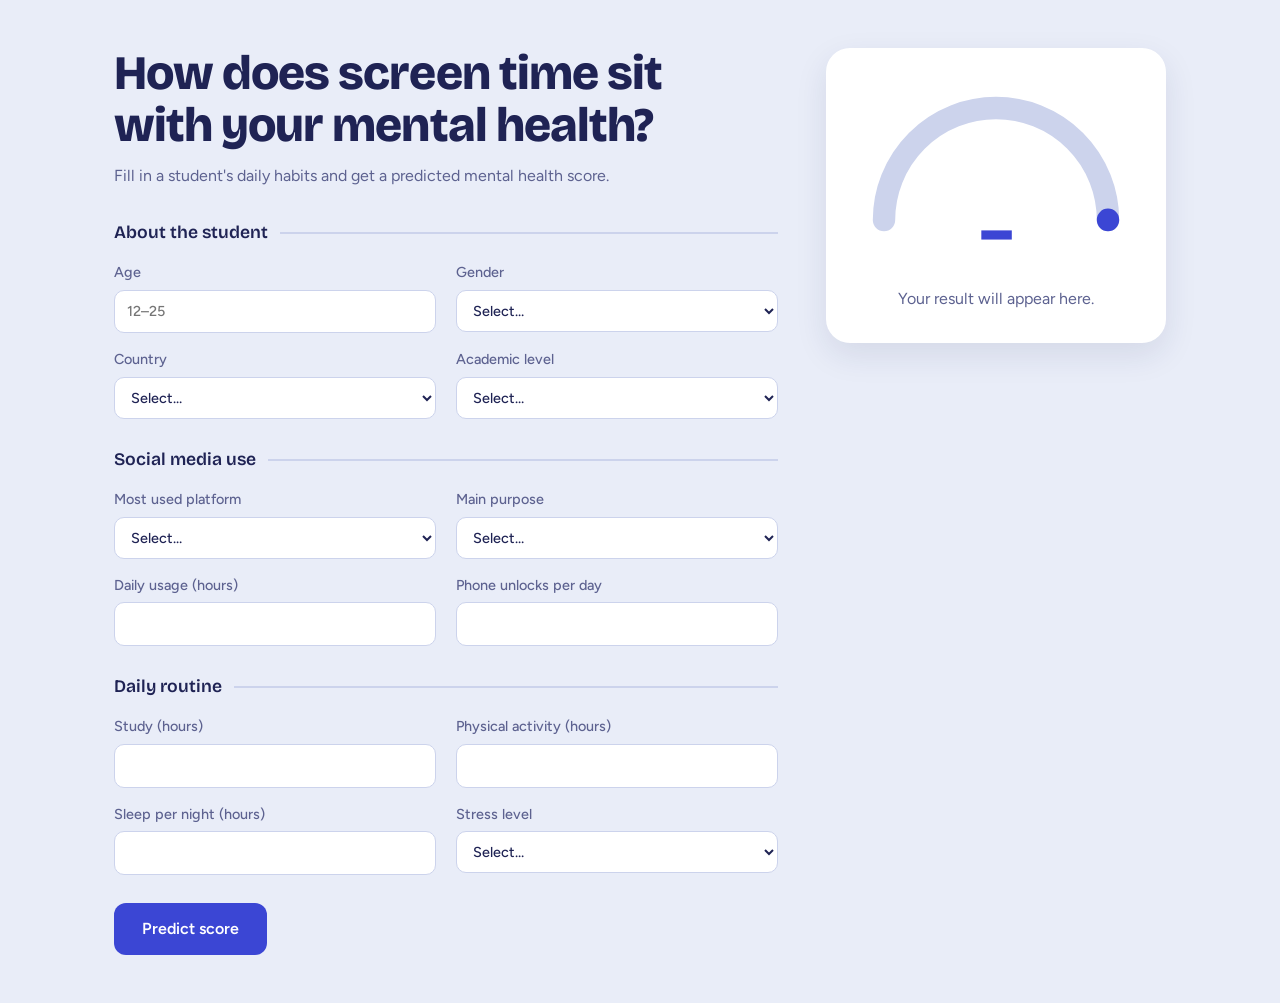
<file: index.html>
<!DOCTYPE html>
<html lang="en">
<head>
  <meta charset="UTF-8">
  <meta name="viewport" content="width=device-width, initial-scale=1">
  <title>Screen Time &amp; Wellbeing Predictor</title>
  <link rel="preconnect" href="https://fonts.googleapis.com">
  <link rel="preconnect" href="https://fonts.gstatic.com" crossorigin>
  <link href="https://fonts.googleapis.com/css2?family=Bricolage+Grotesque:opsz,wght@12..96,600;12..96,800&family=Figtree:wght@400;500;600&display=swap" rel="stylesheet">
  <link rel="stylesheet" href="style.css">
</head>
<body>
  <main class="layout">
    <section class="form-side">
      <h1>How does screen time sit with your mental health?</h1>
      <p class="lead">Fill in a student's daily habits and get a predicted mental health score.</p>

      <form id="predict-form" novalidate>
        <fieldset>
          <legend>About the student</legend>
          <div class="grid">
            <label>Age
              <input type="number" id="age" min="12" max="25" required placeholder="12–25">
            </label>
            <label>Gender
              <select id="gender" required></select>
            </label>
            <label>Country
              <select id="country" required></select>
            </label>
            <label>Academic level
              <select id="academic" required></select>
            </label>
          </div>
        </fieldset>

        <fieldset>
          <legend>Social media use</legend>
          <div class="grid">
            <label>Most used platform
              <select id="most_used_platform" required></select>
            </label>
            <label>Main purpose
              <select id="purpose_of_use" required></select>
            </label>
            <label>Daily usage (hours)
              <input type="number" id="avg_daily_usage_hours" min="0" max="24" step="0.1" required>
            </label>
            <label>Phone unlocks per day
              <input type="number" id="daily_unlocks" min="0" step="1" required>
            </label>
          </div>
        </fieldset>

        <fieldset>
          <legend>Daily routine</legend>
          <div class="grid">
            <label>Study (hours)
              <input type="number" id="study_hours" min="0" max="24" step="0.1" required>
            </label>
            <label>Physical activity (hours)
              <input type="number" id="physical_activity_hours" min="0" max="24" step="0.1" required>
            </label>
            <label>Sleep per night (hours)
              <input type="number" id="sleep_hours_per_night" min="0" max="24" step="0.1" required>
            </label>
            <label>Stress level
              <select id="stress" required></select>
            </label>
          </div>
        </fieldset>

        <button type="submit" id="submit-btn">Predict score</button>
      </form>
    </section>

    <aside class="result-side" aria-live="polite">
      <div class="panel">
        <svg class="gauge" viewBox="0 0 200 120" role="img" aria-label="Score gauge">
          <path class="track" d="M20 100 A80 80 0 0 1 180 100" pathLength="100"/>
          <path class="fill" id="gauge-fill" d="M20 100 A80 80 0 0 1 180 100" pathLength="100"/>
        </svg>
        <div class="score" id="score">–</div>
        <p class="verdict" id="verdict">Your result will appear here.</p>
        <p class="error" id="error" hidden></p>
      </div>
    </aside>
  </main>
  <script src="script.js"></script>
</body>
</html>
</file>
<file: style.css>
:root {
  --bg: #e9edf8;
  --surface: #ffffff;
  --ink: #1f2354;
  --muted: #5d6290;
  --line: #ccd3ec;
  --accent: #3b46d4;
  --good: #1fa37c;
  --warn: #e0a21c;
  --bad: #d9534f;
  --score-color: var(--accent);
}

* { box-sizing: border-box; }

body {
  margin: 0;
  background: var(--bg);
  color: var(--ink);
  font-family: "Figtree", system-ui, sans-serif;
  line-height: 1.5;
}

.layout {
  max-width: 1100px;
  margin: 0 auto;
  padding: 48px 24px;
  display: grid;
  grid-template-columns: 1fr 340px;
  gap: 48px;
  align-items: start;
}

h1 {
  font-family: "Bricolage Grotesque", sans-serif;
  font-weight: 800;
  font-size: clamp(2rem, 4vw, 3rem);
  line-height: 1.08;
  letter-spacing: -0.02em;
  margin: 0 0 12px;
  max-width: 18ch;
}

.lead { color: var(--muted); margin: 0 0 32px; max-width: 52ch; }

fieldset {
  border: 0;
  border-top: 2px solid var(--line);
  margin: 0 0 28px;
  padding: 16px 0 0;
}

legend {
  font-family: "Bricolage Grotesque", sans-serif;
  font-weight: 600;
  font-size: 1.1rem;
  padding: 0 12px 0 0;
}

.grid {
  display: grid;
  grid-template-columns: repeat(2, 1fr);
  gap: 16px 20px;
}

label {
  display: flex;
  flex-direction: column;
  gap: 6px;
  font-size: 0.9rem;
  font-weight: 500;
  color: var(--muted);
}

input, select {
  font: inherit;
  color: var(--ink);
  background: var(--surface);
  border: 1.5px solid var(--line);
  border-radius: 10px;
  padding: 10px 12px;
}

input:focus-visible, select:focus-visible, button:focus-visible {
  outline: 3px solid var(--accent);
  outline-offset: 2px;
}

input.invalid, select.invalid { border-color: var(--bad); }

button {
  font: inherit;
  font-weight: 600;
  color: #fff;
  background: var(--accent);
  border: 0;
  border-radius: 12px;
  padding: 14px 28px;
  cursor: pointer;
  transition: background 0.15s;
}
button:hover { background: #2c36b5; }
button:disabled { opacity: 0.6; cursor: wait; }

.result-side { position: sticky; top: 32px; }

.panel {
  background: var(--surface);
  border-radius: 24px;
  padding: 32px 24px;
  text-align: center;
  box-shadow: 0 12px 32px rgba(31, 35, 84, 0.1);
}

.gauge { width: 100%; max-width: 280px; }
.gauge path { fill: none; stroke-width: 16; stroke-linecap: round; }
.gauge .track { stroke: var(--line); }
.gauge .fill {
  stroke: var(--score-color);
  stroke-dasharray: 100;
  stroke-dashoffset: 100;
  transition: stroke-dashoffset 1s cubic-bezier(.2, .8, .2, 1), stroke 0.4s;
}

.score {
  font-family: "Bricolage Grotesque", sans-serif;
  font-weight: 800;
  font-size: 4rem;
  line-height: 1;
  margin-top: -56px;
  color: var(--score-color);
}

.verdict { margin: 24px 0 0; color: var(--muted); }
.error { margin: 16px 0 0; color: var(--bad); font-weight: 500; }

@media (max-width: 860px) {
  .layout { grid-template-columns: 1fr; }
  .result-side { position: static; order: -1; }
}
@media (max-width: 520px) {
  .grid { grid-template-columns: 1fr; }
}
@media (prefers-reduced-motion: reduce) {
  .gauge .fill { transition: none; }
}
</file>
